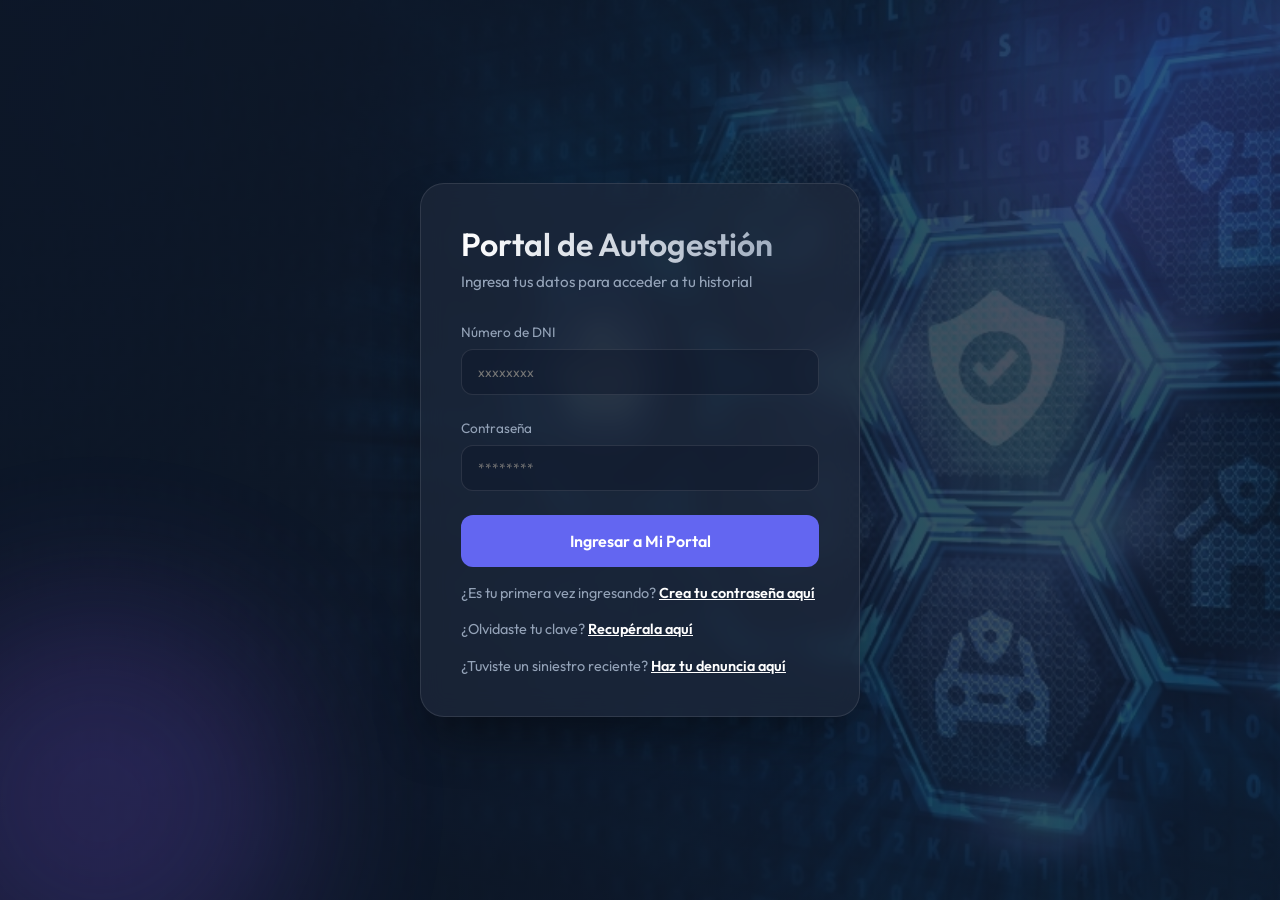
<file: index.html>
<!doctype html>
<html lang="es">
  <head>
    <meta charset="UTF-8" />
    <meta name="viewport" content="width=device-width, initial-scale=1.0" />
    <title>SaaS Portal | Login</title>
    <link rel="stylesheet" href="style.css" />
    <link
      href="https://fonts.googleapis.com/css2?family=Outfit:wght@300;400;600&display=swap"
      rel="stylesheet"
    />
  </head>
  <body>
    <div class="background-blobs">
      <div class="blob blob-1"></div>
      <div class="blob blob-2"></div>
    </div>

    <main class="login-container">
      <form id="loginForm" class="login-card">
        <header>
          <h1>Portal de Autogestión</h1>
          <p>Ingresa tus datos para acceder a tu historial</p>
        </header>

        <div class="input-group">
          <label for="dni">Número de DNI</label>
          <input
            type="text"
            id="dni"
            placeholder="xxxxxxxx"
            inputmode="numeric"
            pattern="[0-9]*"
            required
          />
        </div>

        <div class="input-group">
          <label for="password">Contraseña</label>
          <input
            type="password"
            id="password"
            placeholder="********"
            required
          />
        </div>

        <button type="submit" id="loginBtn">
          <span class="btn-text">Ingresar a Mi Portal</span>
          <div class="loader"></div>
        </button>

        <div class="register-link" style="margin-bottom: 8px;">
          <p>¿Es tu primera vez ingresando? <a href="crear-clave.html">Crea tu contraseña aquí</a></p>
        </div>
        
        <div class="register-link" style="margin-bottom: 8px;">
          <p>¿Olvidaste tu clave? <a href="recuperar-clave.html">Recupérala aquí</a></p>
        </div>
        
        <div class="register-link">
          <p>¿Tuviste un siniestro reciente? <a href="https://linktree.rafaelallendeseguros.digital">Haz tu denuncia aquí</a></p>
        </div>

        <footer id="message" class="hidden"></footer>
      </form>
    </main>

    <script src="main.js"></script>
  </body>
</html>
</file>
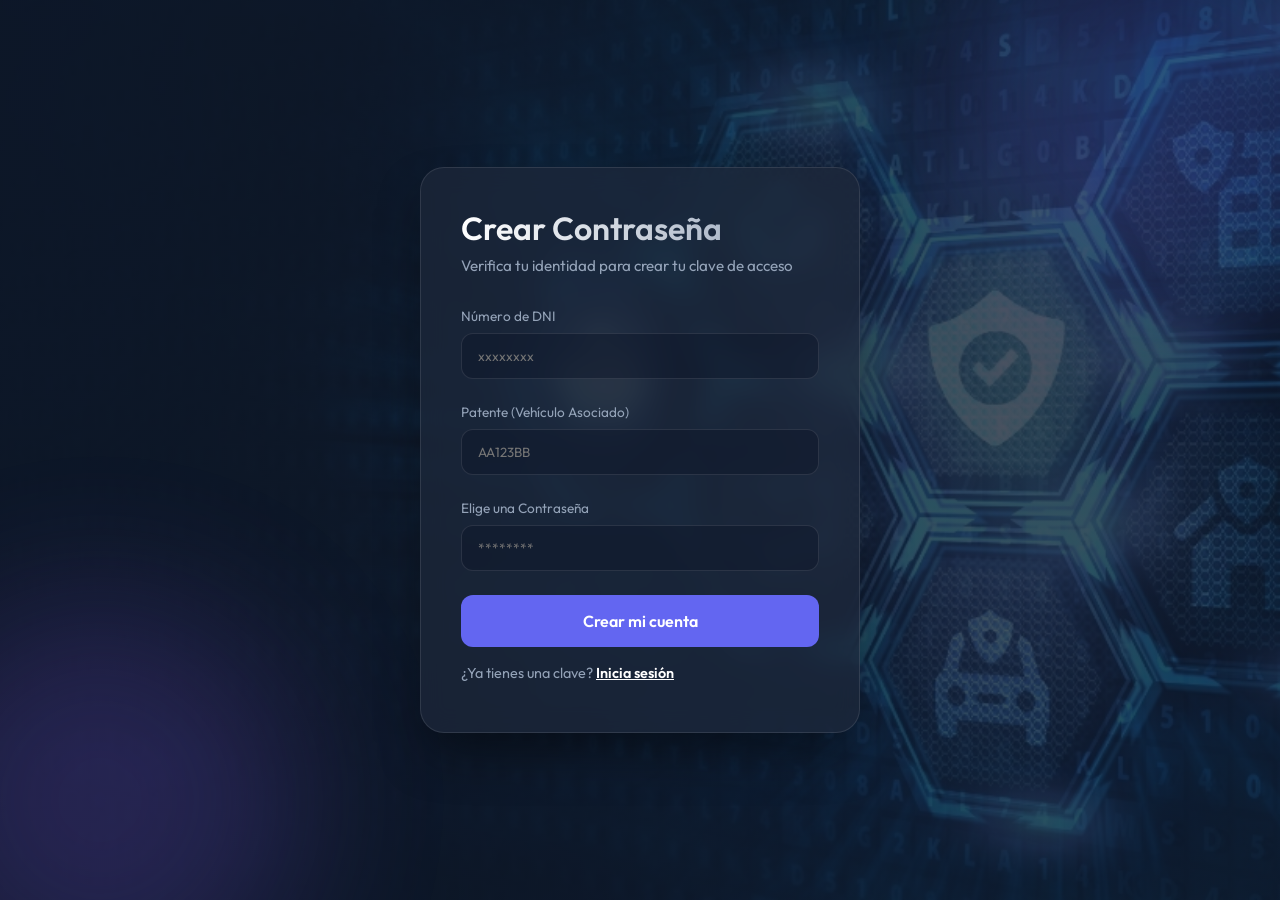
<file: crear-clave.html>
<!doctype html>
<html lang="es">
  <head>
    <meta charset="UTF-8" />
    <meta name="viewport" content="width=device-width, initial-scale=1.0" />
    <title>SaaS Portal | Crear Clave</title>
    <link rel="stylesheet" href="style.css" />
    <link
      href="https://fonts.googleapis.com/css2?family=Outfit:wght@300;400;600&display=swap"
      rel="stylesheet"
    />
  </head>
  <body>
    <div class="background-blobs">
      <div class="blob blob-1"></div>
      <div class="blob blob-2"></div>
    </div>

    <main class="login-container">
      <form id="registerForm" class="login-card">
        <header>
          <h1>Crear Contraseña</h1>
          <p>Verifica tu identidad para crear tu clave de acceso</p>
        </header>

        <div class="input-group">
          <label for="dni">Número de DNI</label>
          <input
            type="text"
            id="dni"
            placeholder="xxxxxxxx"
            inputmode="numeric"
            pattern="[0-9]*"
            required
          />
        </div>

        <div class="input-group">
          <label for="patente">Patente (Vehículo Asociado)</label>
          <input
            type="text"
            id="patente"
            placeholder="AA123BB"
            required
          />
        </div>

        <div class="input-group">
          <label for="password">Elige una Contraseña</label>
          <input
            type="password"
            id="password"
            placeholder="********"
            required
            autocomplete="new-password"
          />
        </div>

        <button type="submit" id="registerBtn">
          <span class="btn-text">Crear mi cuenta</span>
          <div class="loader"></div>
        </button>

        <div class="register-link" style="margin-bottom: 8px;">
          <p>¿Ya tienes una clave? <a href="index.html">Inicia sesión</a></p>
        </div>

        <footer id="message" class="hidden"></footer>
      </form>
    </main>

    <script src="registro.js"></script>
  </body>
</html>
</file>
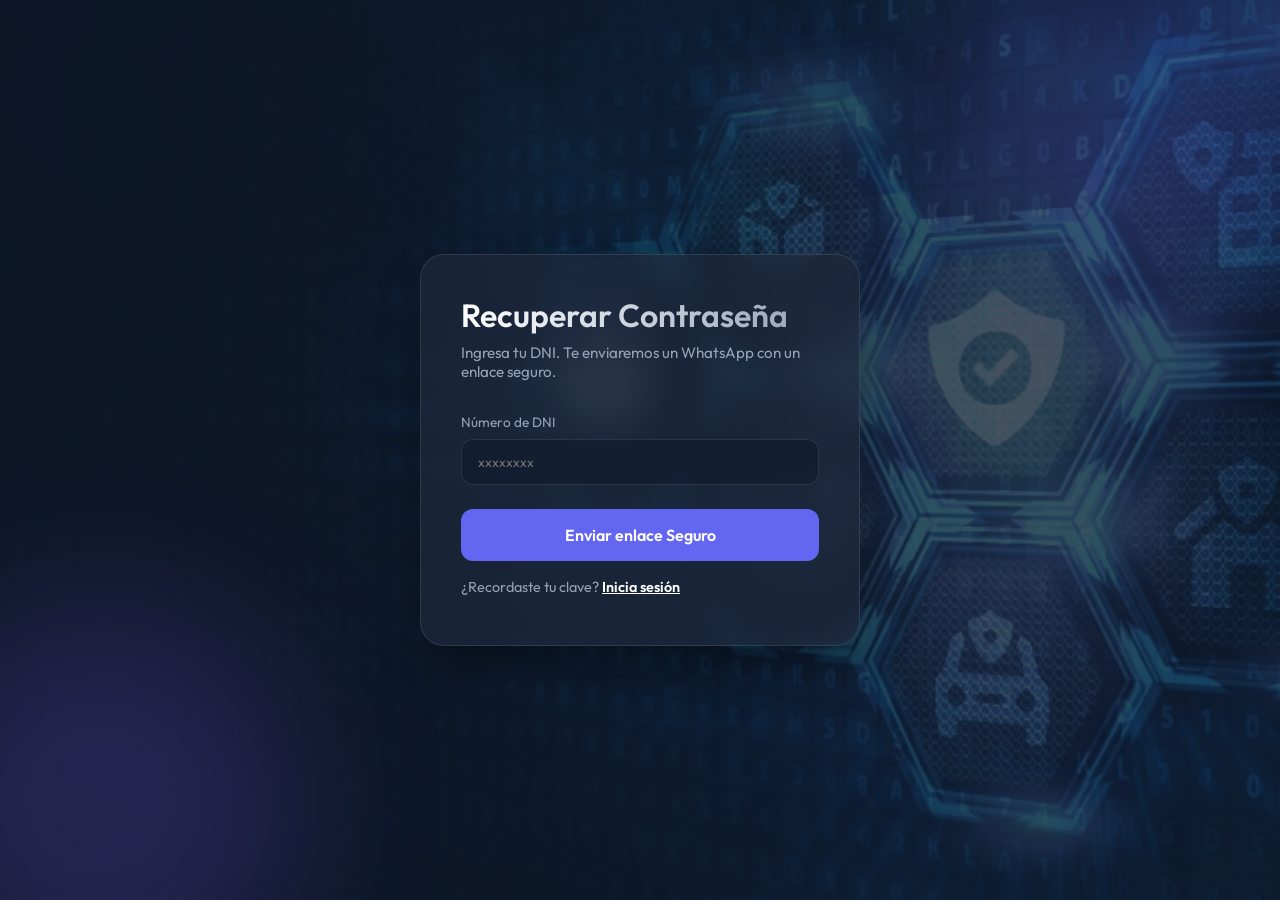
<file: recuperar-clave.html>
<!doctype html>
<html lang="es">
<head>
  <meta charset="UTF-8" />
  <meta name="viewport" content="width=device-width, initial-scale=1.0" />
  <title>SaaS Portal | Recuperar Clave</title>
  <link rel="stylesheet" href="style.css" />
  <link href="https://fonts.googleapis.com/css2?family=Outfit:wght@300;400;600&display=swap" rel="stylesheet" />
</head>
<body>
  <div class="background-blobs">
    <div class="blob blob-1"></div>
    <div class="blob blob-2"></div>
  </div>

  <main class="login-container">
    <form id="recoverForm" class="login-card">
      <header>
        <h1>Recuperar Contraseña</h1>
        <p>Ingresa tu DNI. Te enviaremos un WhatsApp con un enlace seguro.</p>
      </header>

      <div class="input-group">
        <label for="dni">Número de DNI</label>
        <input type="text" id="dni" placeholder="xxxxxxxx" inputmode="numeric" pattern="[0-9]*" required />
      </div>

      <button type="submit" id="recoverBtn">
        <span class="btn-text">Enviar enlace Seguro</span>
        <div class="loader"></div>
      </button>

      <div class="register-link" style="margin-bottom: 8px;">
        <p>¿Recordaste tu clave? <a href="index.html">Inicia sesión</a></p>
      </div>

      <footer id="message" class="hidden"></footer>
    </form>
  </main>

  <script>
    const recoverForm = document.getElementById('recoverForm');
    const recoverBtn = document.getElementById('recoverBtn');
    const messageEl = document.getElementById('message');

    const isLocal = window.location.hostname === '127.0.0.1' || window.location.hostname === 'localhost' || window.location.protocol === 'file:';
    const API_URL = isLocal ? 'http://127.0.0.1:8000/api/portal/forgot-password' : 'https://web-production-2584d.up.railway.app/api/portal/forgot-password';

    // Warm-up: despertar Railway si está frío
    fetch(isLocal ? 'http://127.0.0.1:8000/' : 'https://web-production-2584d.up.railway.app/', { method: 'HEAD' }).catch(() => {});

    recoverForm.addEventListener('submit', async (e) => {
        e.preventDefault();
        const dni = document.getElementById('dni').value.trim();
        
        messageEl.classList.add('hidden');
        messageEl.classList.remove('error');
        recoverBtn.classList.add('loading');
        recoverBtn.disabled = true;

        try {
            const controller = new AbortController();
            const timeout = setTimeout(() => controller.abort(), 30000);

            const response = await fetch(API_URL, {
                method: 'POST',
                headers: { 'Content-Type': 'application/json' },
                body: JSON.stringify({ dni }),
                signal: controller.signal
            });
            clearTimeout(timeout);

            const data = await response.json();
            if (response.ok && data.valid) {
                messageEl.textContent = data.message;
                messageEl.classList.remove('hidden');
                messageEl.style.color = "#10b981";
            } else {
                throw new Error(data.message || 'No se pudo enviar el enlace');
            }
        } catch (error) {
            if (error.name === 'AbortError') {
                messageEl.textContent = 'El servidor está tardando en responder. Por favor intentá de nuevo en unos segundos.';
            } else if (error.message === 'Failed to fetch' || error.message.includes('NetworkError') || error.message.includes('ERR_CONNECTION')) {
                messageEl.textContent = 'No se pudo conectar con el servidor. Verificá tu conexión a internet e intentá de nuevo.';
            } else {
                messageEl.textContent = error.message;
            }
            messageEl.classList.remove('hidden');
            messageEl.classList.add('error');
        } finally {
            recoverBtn.classList.remove('loading');
            recoverBtn.disabled = false;
        }
    });
  </script>
</body>
</html>
</file>
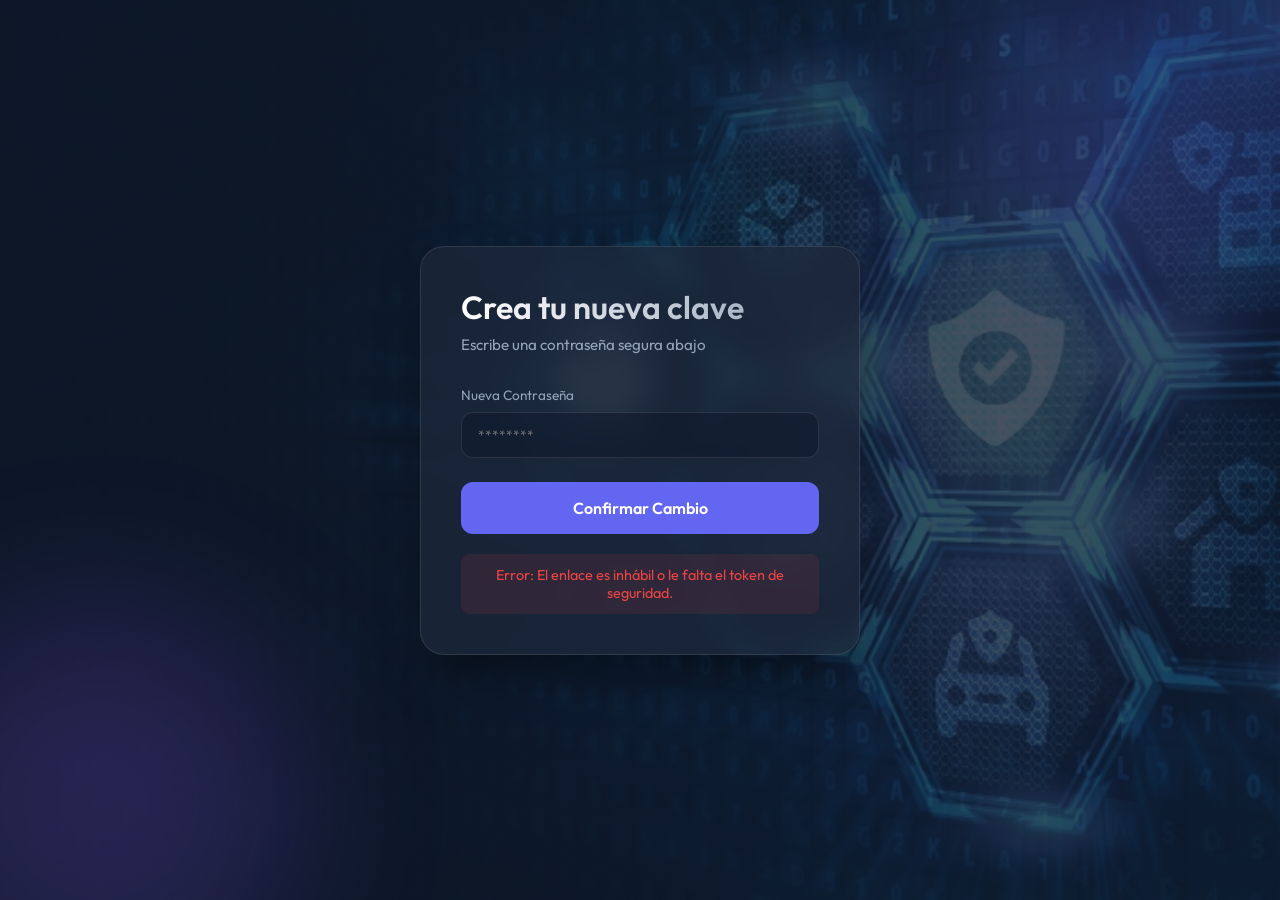
<file: reset.html>
<!doctype html>
<html lang="es">
<head>
  <meta charset="UTF-8" />
  <meta name="viewport" content="width=device-width, initial-scale=1.0" />
  <title>SaaS Portal | Nueva Clave</title>
  <link rel="stylesheet" href="style.css" />
  <link href="https://fonts.googleapis.com/css2?family=Outfit:wght@300;400;600&display=swap" rel="stylesheet" />
</head>
<body>
  <div class="background-blobs">
    <div class="blob blob-1"></div>
    <div class="blob blob-2"></div>
  </div>

  <main class="login-container">
    <form id="resetForm" class="login-card">
      <header>
        <h1>Crea tu nueva clave</h1>
        <p>Escribe una contraseña segura abajo</p>
      </header>

      <div class="input-group">
        <label for="password">Nueva Contraseña</label>
        <input type="password" id="password" placeholder="********" required autocomplete="new-password" />
      </div>

      <button type="submit" id="resetBtn">
        <span class="btn-text">Confirmar Cambio</span>
        <div class="loader"></div>
      </button>

      <footer id="message" class="hidden"></footer>
    </form>
  </main>

  <script>
    const resetForm = document.getElementById('resetForm');
    const resetBtn = document.getElementById('resetBtn');
    const messageEl = document.getElementById('message');

    // Extraer token de la URL: ?token=XYZ
    const urlParams = new URLSearchParams(window.location.search);
    const token = urlParams.get('token');

    if (!token) {
        messageEl.textContent = "Error: El enlace es inhábil o le falta el token de seguridad.";
        messageEl.classList.remove('hidden');
        messageEl.classList.add('error');
        resetBtn.disabled = true;
    }

    const isLocal = window.location.hostname === '127.0.0.1' || window.location.hostname === 'localhost';
    const API_URL = isLocal ? 'http://127.0.0.1:8000/api/portal/reset-password' : 'https://web-production-2584d.up.railway.app/api/portal/reset-password';

    resetForm.addEventListener('submit', async (e) => {
        e.preventDefault();
        const password = document.getElementById('password').value.trim();
        
        messageEl.classList.add('hidden');
        messageEl.classList.remove('error');
        resetBtn.classList.add('loading');
        resetBtn.disabled = true;

        try {
            const response = await fetch(API_URL, {
                method: 'POST',
                headers: { 'Content-Type': 'application/json' },
                body: JSON.stringify({ token, password })
            });
            const data = await response.json();
            if (response.ok && data.valid) {
                messageEl.textContent = "¡Contraseña actualizada exitosamente! Redirigiendo...";
                messageEl.classList.remove('hidden');
                messageEl.style.color = "#10b981";
                setTimeout(() => {
                    window.location.href = 'index.html';
                }, 2500);
            } else {
                throw new Error(data.message || 'No se pudo actualizar la contraseña');
            }
        } catch (error) {
            messageEl.textContent = error.message;
            messageEl.classList.remove('hidden');
            messageEl.classList.add('error');
            resetBtn.disabled = false;
        } finally {
            resetBtn.classList.remove('loading');
        }
    });
  </script>
</body>
</html>
</file>
<file: style.css>
:root {
  --primary: #6366f1;
  --primary-hover: #4f46e5;
  --bg-dark: #0f172a;
  --card-bg: rgba(30, 41, 59, 0.7);
  --text-main: #f8fafc;
  --text-dim: #94a3b8;
  --error: #ef4444;
}

* {
  margin: 0;
  padding: 0;
  box-sizing: border-box;
  font-family: "Outfit", sans-serif;
}

body {
  background: linear-gradient(rgba(15, 23, 42, 0.75), rgba(15, 23, 42, 0.75)), url('assets/fondo.jpg') center/cover no-repeat fixed;
  color: var(--text-main);
  height: 100vh;
  display: flex;
  align-items: center;
  justify-content: center;
  overflow: hidden;
}

/* Background Animations */
.background-blobs {
  position: fixed;
  top: 0;
  left: 0;
  width: 100%;
  height: 100%;
  z-index: -1;
}

.blob {
  position: absolute;
  width: 400px;
  height: 400px;
  background: var(--primary);
  filter: blur(80px);
  opacity: 0.2;
  border-radius: 50%;
  animation: move 20s infinite alternate;
}

.blob-1 {
  top: -100px;
  right: -100px;
}
.blob-2 {
  bottom: -100px;
  left: -100px;
  background: #8b5cf6;
}

@keyframes move {
  from {
    transform: translate(0, 0);
  }
  to {
    transform: translate(100px, 100px);
  }
}

/* Login Card */
.login-container {
  width: 100%;
  max-width: 480px; /* Slightly wider to accommodate text */
  padding: 20px;
}

.login-card {
  background: var(--card-bg);
  backdrop-filter: blur(12px);
  border: 1px solid rgba(255, 255, 255, 0.1);
  padding: 40px;
  border-radius: 24px;
  box-shadow: 0 25px 50px -12px rgba(0, 0, 0, 0.5);
  transition: transform 0.3s ease;
}

.login-card:hover {
  transform: translateY(-5px);
}

header {
  margin-bottom: 32px;
}

h1 {
  font-size: 2rem;
  font-weight: 600;
  margin-bottom: 8px;
  background: linear-gradient(to right, #fff, #94a3b8);
  -webkit-background-clip: text;
  -webkit-text-fill-color: transparent;
}

p {
  color: var(--text-dim);
  font-size: 0.95rem;
}

/* Form Styles */
.input-group {
  margin-bottom: 24px;
}

label {
  display: block;
  font-size: 0.85rem;
  margin-bottom: 8px;
  color: var(--text-dim);
}

input {
  width: 100%;
  background: rgba(15, 23, 42, 0.5);
  border: 1px solid rgba(255, 255, 255, 0.1);
  padding: 14px 16px;
  border-radius: 12px;
  color: white;
  outline: none;
  transition: all 0.2s ease;
}

input:focus {
  border-color: var(--primary);
  box-shadow: 0 0 0 4px rgba(99, 102, 241, 0.1);
}

button {
  width: 100%;
  background: var(--primary);
  color: white;
  border: none;
  padding: 16px;
  border-radius: 12px;
  font-size: 1rem;
  font-weight: 600;
  cursor: pointer;
  transition: all 0.2s ease;
  display: flex;
  align-items: center;
  justify-content: center;
  position: relative;
}

button:hover {
  background: var(--primary-hover);
  transform: scale(1.02);
}

button:active {
  transform: scale(0.98);
}

/* Utilities */
.hidden {
  display: none;
}

.register-link {
  margin-top: 16px;
  margin-bottom: 0;
}

.register-link p {
  white-space: nowrap;
  font-size: 0.9rem;
  color: var(--text-dim);
  line-height: 1.4;
}

.register-link a {
  color: #ffffff;
  text-decoration: underline;
  font-weight: 600;
}

.register-link a:hover {
  color: #e2e8f0;
}

/* Ensure it drops font size slightly on very small screens to fit */
@media (max-width: 420px) {
.register-link {
  margin-top: 20px;
}

.register-link p {
    font-size: 0.8rem;
  }
}

#message {
  margin-top: 20px;
  text-align: center;
  font-size: 0.9rem;
  padding: 12px;
  border-radius: 8px;
}

.error {
  background: rgba(239, 68, 68, 0.1);
  color: var(--error);
}

.loader {
  width: 20px;
  height: 20px;
  border: 2px solid white;
  border-bottom-color: transparent;
  border-radius: 50%;
  display: none;
  animation: rotation 1s linear infinite;
}

@keyframes rotation {
  0% {
    transform: rotate(0deg);
  }
  100% {
    transform: rotate(360deg);
  }
}

/* ... Existing Code ... */
button.loading .loader {
  display: block;
}

/* 2-Column Grid Layout for Registration */
.two-column-form {
  display: grid;
  grid-template-columns: 1fr 1fr;
  gap: 20px;
  max-width: 600px; /* Wider for 2 columns */
}

/* Full width elements in grid */
.two-column-form header,
.two-column-form .full-width,
.two-column-form button,
.two-column-form .register-link,
.two-column-form #message {
  grid-column: span 2;
}

/* Ensure inputs take full available width in their cell */
.two-column-form .input-group {
  margin-bottom: 0; /* Let grid gap handle padding */
}

/* ... Existing media query ... */
@media (max-width: 600px) {
  .two-column-form {
    grid-template-columns: 1fr; /* Stack on mobile */
  }
  .two-column-form header,
  .two-column-form .full-width,
  .two-column-form button,
  .two-column-form .register-link,
  .two-column-form #message {
    grid-column: span 1;
  }
}

/* Wider container for registration page */
.register-container {
  max-width: 700px !important;
}

/* =========================================
   Welcome Page Styles
   ========================================= */

.welcome-container {
  width: 100%;
  max-width: 1000px; /* Slightly narrower */
  height: 80vh; /* Controlled height */
  min-height: 550px;
  padding: 0; /* Remove outer padding impact */
  display: flex;
  align-items: center;
  justify-content: center;
  margin: auto; /* Center vertically if flex parent allows */
}

/* Ensure body centers it */
body {
  /* existing styles... */
  display: flex;
  align-items: center;
  justify-content: center;
  min-height: 100vh;
}

.glass-panel {
  display: flex;
  width: 100%;
  height: 100%;
  max-height: 600px; /* Cap height to prevent overflow on small laptops */
  background: var(--card-bg); 
  backdrop-filter: blur(16px);
  -webkit-backdrop-filter: blur(16px);
  border: 1px solid rgba(255, 255, 255, 0.1);
  border-radius: 24px;
  overflow: hidden;
  box-shadow: 0 25px 50px -12px rgba(0, 0, 0, 0.5);
}

/* Left Side: Inspiration */
.inspirational-section {
  flex: 1.1; 
  position: relative;
  background-color: #1e1b4b;
  background-size: cover;
  background-position: center;
  display: flex;
  align-items: center;
  justify-content: center;
  padding: 30px;
}

/* Overlay for text readability on image */
.inspirational-section::before {
  content: "";
  position: absolute;
  top: 0; left: 0; width: 100%; height: 100%;
  background: linear-gradient(135deg, rgba(15, 23, 42, 0.7), rgba(99, 102, 241, 0.3));
  z-index: 1;
}

.quote-container {
  position: relative;
  z-index: 2;
  text-align: center;
  max-width: 85%;
}

.quote-text {
  font-size: 1.6rem; /* Reduced */
  font-weight: 300;
  font-style: italic;
  color: #fff;
  line-height: 1.4;
  text-shadow: 0 2px 4px rgba(0,0,0,0.3);
  animation: fadeIn 1.5s ease;
}

@keyframes fadeIn {
  from { opacity: 0; transform: translateY(15px); }
  to { opacity: 1; transform: translateY(0); }
}

/* Right Side: Actions */
.action-section {
  flex: 0.9;
  padding: 30px 40px; /* Reduced padding */
  display: flex;
  flex-direction: column;
  justify-content: center;
  background: rgba(15, 23, 42, 0.4);
  gap: 15px; /* Tighter gap */
}

.welcome-header {
  margin-bottom: 5px; 
}

.greeting-pre {
  color: var(--text-dim);
  font-size: 1rem;
  margin-bottom: 4px;
}

.welcome-header h1 {
  font-size: 2.5rem; /* Reduced from 3.5rem */
  margin-bottom: 8px;
  line-height: 1.1;
  background: linear-gradient(to right, #6366f1, #c084fc);
  -webkit-background-clip: text;
  background-clip: text;
  -webkit-text-fill-color: transparent;
}

.role-badge {
  display: inline-block;
  padding: 6px 14px;
  border-radius: 50px;
  font-size: 0.8rem;
  text-transform: uppercase;
  letter-spacing: 1px;
  font-weight: 700;
  background: rgba(255, 255, 255, 0.1);
  border: 1px solid rgba(255, 255, 255, 0.2);
  color: var(--text-dim);
  margin-bottom: 10px;
}

.role-gerente { background: rgba(234, 179, 8, 0.15); color: #facc15; border-color: rgba(234, 179, 8, 0.3); }
.role-dueño { background: rgba(239, 68, 68, 0.15); color: #f87171; border-color: rgba(239, 68, 68, 0.3); }
.role-empleado { background: rgba(56, 189, 248, 0.15); color: #38bdf8; border-color: rgba(56, 189, 248, 0.3); }

.action-area {
  margin-top: 10px;
  display: flex;
  flex-direction: column;
  gap: 15px;
}

.instruction-text {
  color: var(--text-main);
  opacity: 0.9;
  font-size: 1rem;
  margin-bottom: 5px;
}

/* Primary Action Button - The BIG ONE */
.primary-action-btn {
  display: flex;
  align-items: center;
  justify-content: center;
  gap: 10px;
  width: 100%;
  padding: 16px; /* Reduced from 24px */
  background: linear-gradient(135deg, var(--primary), var(--primary-hover));
  color: white;
  text-decoration: none;
  font-size: 1.15rem;
  font-weight: 700;
  border-radius: 16px;
  box-shadow: 0 8px 20px -5px rgba(99, 102, 241, 0.5);
  transition: all 0.3s cubic-bezier(0.4, 0, 0.2, 1);
  border: 1px solid rgba(255,255,255,0.1);
}

.primary-action-btn:hover {
  transform: translateY(-2px) scale(1.01);
  box-shadow: 0 15px 30px -8px rgba(99, 102, 241, 0.7);
  filter: brightness(1.1);
}

.welcome-footer {
  margin-top: 10px; 
  padding-top: 5px;
  text-align: center;
}

/* Logout - Subtle/Secondary */
.logout-link {
  background: transparent;
  border: 1px solid rgba(255,255,255,0.05);
  color: var(--text-dim);
  font-size: 0.85rem;
  cursor: pointer;
  text-decoration: none;
  padding: 8px 20px;
  border-radius: 10px;
  transition: all 0.2s;
  display: inline-block;
  opacity: 0.6;
}

.logout-link:hover {
  background: rgba(255, 255, 255, 0.05);
  color: var(--error);
  border-color: rgba(239, 68, 68, 0.3);
  opacity: 1;
}

/* Status Messages */
.status-message {
  padding: 20px;
  border-radius: 12px;
  text-align: center;
  font-size: 0.95rem;
  line-height: 1.5;
  border: 1px solid rgba(255, 255, 255, 0.1);
  background: rgba(15, 23, 42, 0.6);
}

.status-message strong {
  display: block;
  font-size: 1.1rem;
  margin-bottom: 8px;
}

.status-message.pending {
  border-color: rgba(234, 179, 8, 0.3);
  background: rgba(234, 179, 8, 0.1);
  color: #facc15;
}

.status-message.error {
  border-color: rgba(239, 68, 68, 0.3);
  background: rgba(239, 68, 68, 0.1);
  color: #f87171;
}

.retry-btn {
  margin-top: 15px;
  background: rgba(255, 255, 255, 0.1);
  border: 1px solid rgba(255, 255, 255, 0.2);
  color: white;
  width: auto;
  padding: 8px 24px;
  font-size: 0.9rem;
}

.retry-btn:hover {
  background: rgba(255, 255, 255, 0.2);
  transform: translateY(-2px);
}

/* =========================================
   Portal Overlay (Iframe) Styles
   ========================================= */
.portal-overlay {
  position: fixed;
  top: 0;
  left: 0;
  width: 100vw;
  height: 100vh;
  background: var(--bg-dark);
  z-index: 9999;
  display: flex;
  flex-direction: column;
  animation: fadeIn 0.4s ease;
}

.portal-header {
  height: 64px;
  background: rgba(15, 23, 42, 0.95);
  backdrop-filter: blur(12px);
  border-bottom: 1px solid rgba(255, 255, 255, 0.1);
  display: flex;
  align-items: center;
  justify-content: space-between;
  padding: 0 24px;
  flex-shrink: 0;
}

.portal-logo {
  font-weight: 700;
  font-size: 1.2rem;
  background: linear-gradient(to right, #6366f1, #c084fc);
  -webkit-background-clip: text;
  -webkit-text-fill-color: transparent;
}

.header-right {
  display: flex;
  align-items: center;
  gap: 20px;
}

.header-user {
  color: var(--text-dim);
  font-size: 0.9rem;
}

.close-portal-btn {
  background: rgba(239, 68, 68, 0.15);
  color: #f87171;
  border: 1px solid rgba(239, 68, 68, 0.3);
  padding: 8px 16px;
  font-size: 0.85rem;
  border-radius: 8px;
  width: auto;
}

.close-portal-btn:hover {
  background: rgba(239, 68, 68, 0.25);
  transform: translateY(-1px);
}

.iframe-container {
  flex: 1;
  width: 100%;
  position: relative;
  background: #0f172a; /* Fallback */
}

#portal-iframe {
  width: 100%;
  height: 100%;
  border: none;
  background: white; /* Airtable usually has white bg */
}

/* Ensure hidden utility works with display:flex overrides */
.portal-overlay.hidden {
  display: none !important;
}
</file>
